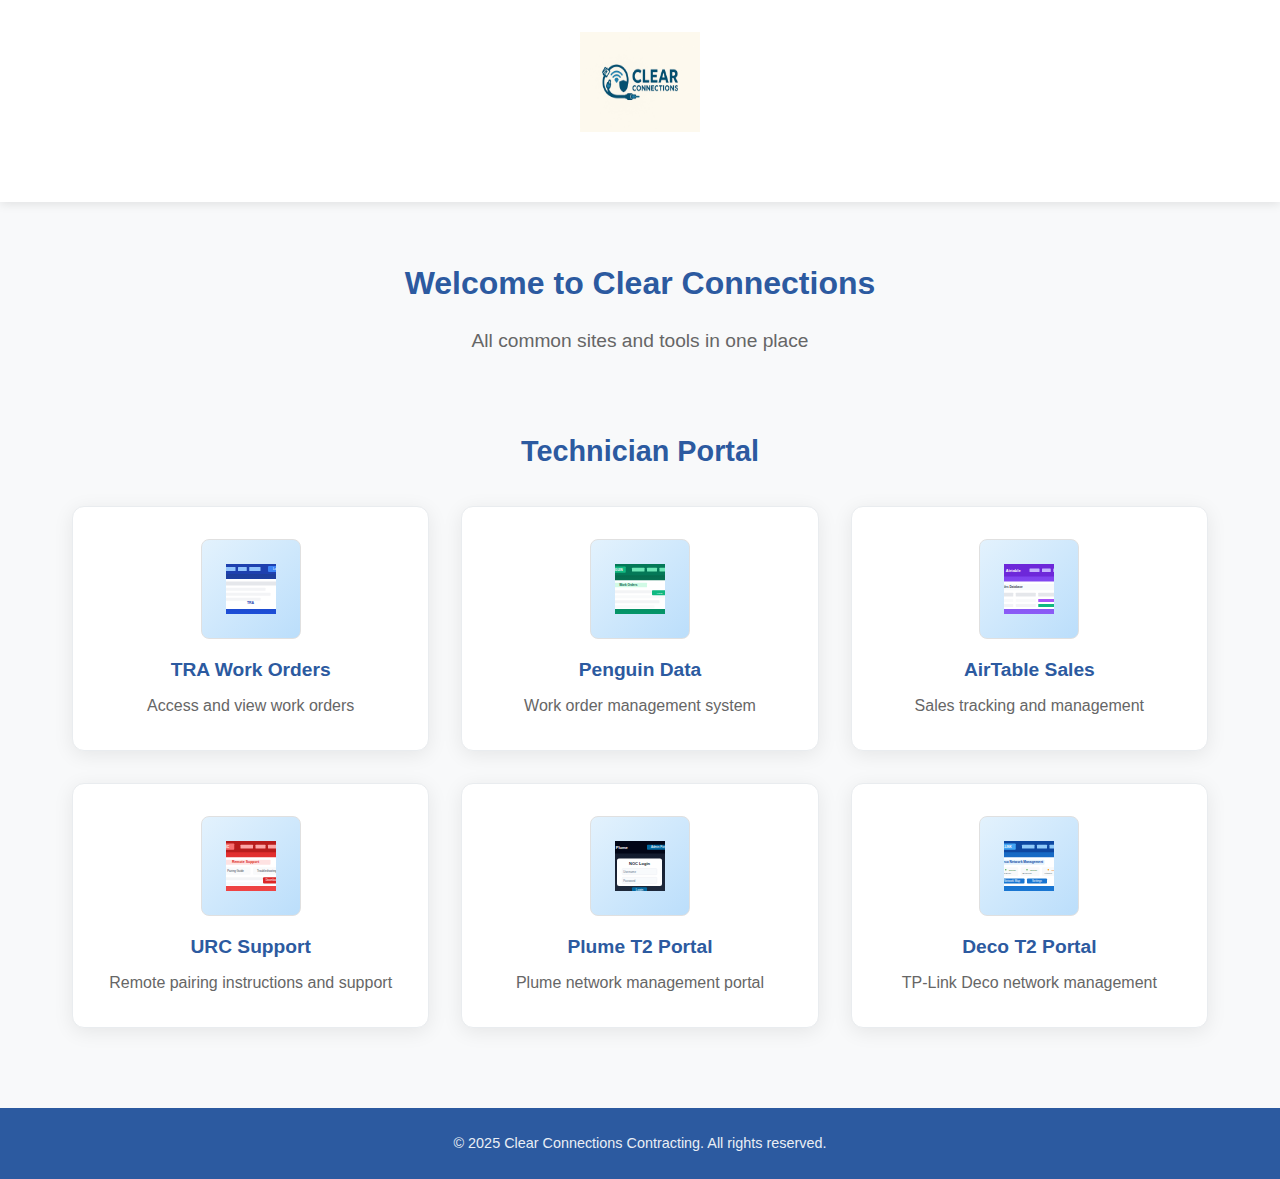
<file: index.html>
<!DOCTYPE html>
<html lang="en">
<head>
    <meta charset="UTF-8">
    <meta name="viewport" content="width=device-width, initial-scale=1.0">
    <title>Clear Connections Contracting</title>
    <meta name="description" content="Clear Connections Contracting - Reliable Fibre and Cable Contracting Services">
    <link rel="stylesheet" href="css/styles.css">
</head>
<body>
    <header class="header">
        <div class="container">
            <div class="header-content">
                <div class="header-text">
                    <img src="images/Image.jpeg" alt="Clear Connections Contracting Logo" class="company-logo">
                    <p class="tagline">Just one more</p>
                </div>
            </div>
        </div>
    </header>

    <main class="main">
        <div class="container">
            <section class="hero">
                <h2>Welcome to Clear Connections</h2>
                <p>All common sites and tools in one place</p>
            </section>

            <section class="services-grid">
                <h3 class="section-title">Technician Portal</h3>
                <div class="thumbnail-grid">
                    <article class="thumbnail-card">
                        <a href="https://account.myaccess.ca/TRA/" target="_blank" class="thumbnail-link">
                            <div class="thumbnail-image">
                                <img src="images/previews/tra-preview.svg" alt="TRA Work Orders" loading="lazy">
                            </div>
                            <div class="thumbnail-content">
                                <h4>TRA Work Orders</h4>
                                <p>Access and view work orders</p>
                            </div>
                        </a>
                    </article>

                    <article class="thumbnail-card">
                        <a href="https://access.penguindata.com/" target="_blank" class="thumbnail-link">
                            <div class="thumbnail-image">
                                <img src="images/previews/penguin-preview.svg" alt="Penguin Data" loading="lazy">
                            </div>
                            <div class="thumbnail-content">
                                <h4>Penguin Data</h4>
                                <p>Work order management system</p>
                            </div>
                        </a>
                    </article>

                    <article class="thumbnail-card">
                        <a href="https://airtable.com/appdSmaFeiRaiaBCp/shrN3f0ay9CLJHS3q" target="_blank" class="thumbnail-link">
                            <div class="thumbnail-image">
                                <img src="images/previews/airtable-preview.svg" alt="AirTable Sales" loading="lazy">
                            </div>
                            <div class="thumbnail-content">
                                <h4>AirTable Sales</h4>
                                <p>Sales tracking and management</p>
                            </div>
                        </a>
                    </article>

                    <article class="thumbnail-card">
                        <a href="https://urcsupport.com/" target="_blank" class="thumbnail-link">
                            <div class="thumbnail-image">
                                <img src="images/previews/urc-preview.svg" alt="URC Support" loading="lazy">
                            </div>
                            <div class="thumbnail-content">
                                <h4>URC Support</h4>
                                <p>Remote pairing instructions and support</p>
                            </div>
                        </a>
                    </article>

                    <article class="thumbnail-card">
                        <a href="https://gamma.noc.plume.com/login" target="_blank" class="thumbnail-link">
                            <div class="thumbnail-image">
                                <img src="images/previews/plume-preview.svg" alt="Plume T2 Portal" loading="lazy">
                            </div>
                            <div class="thumbnail-content">
                                <h4>Plume T2 Portal</h4>
                                <p>Plume network management portal</p>
                            </div>
                        </a>
                    </article>

                    <article class="thumbnail-card">
                        <a href="https://tauc.tplinkcloud.com/us/#/isp/network-list" target="_blank" class="thumbnail-link">
                            <div class="thumbnail-image">
                                <img src="images/previews/deco-preview.svg" alt="Deco T2 Portal" loading="lazy">
                            </div>
                            <div class="thumbnail-content">
                                <h4>Deco T2 Portal</h4>
                                <p>TP-Link Deco network management</p>
                            </div>
                        </a>
                    </article>
                </div>
            </section>
        </div>
    </main>

    <footer class="footer">
        <div class="container">
            <p>&copy; 2025 Clear Connections Contracting. All rights reserved.</p>
        </div>
    </footer>

    <script src="js/main.js"></script>
</body>
</html>
</file>
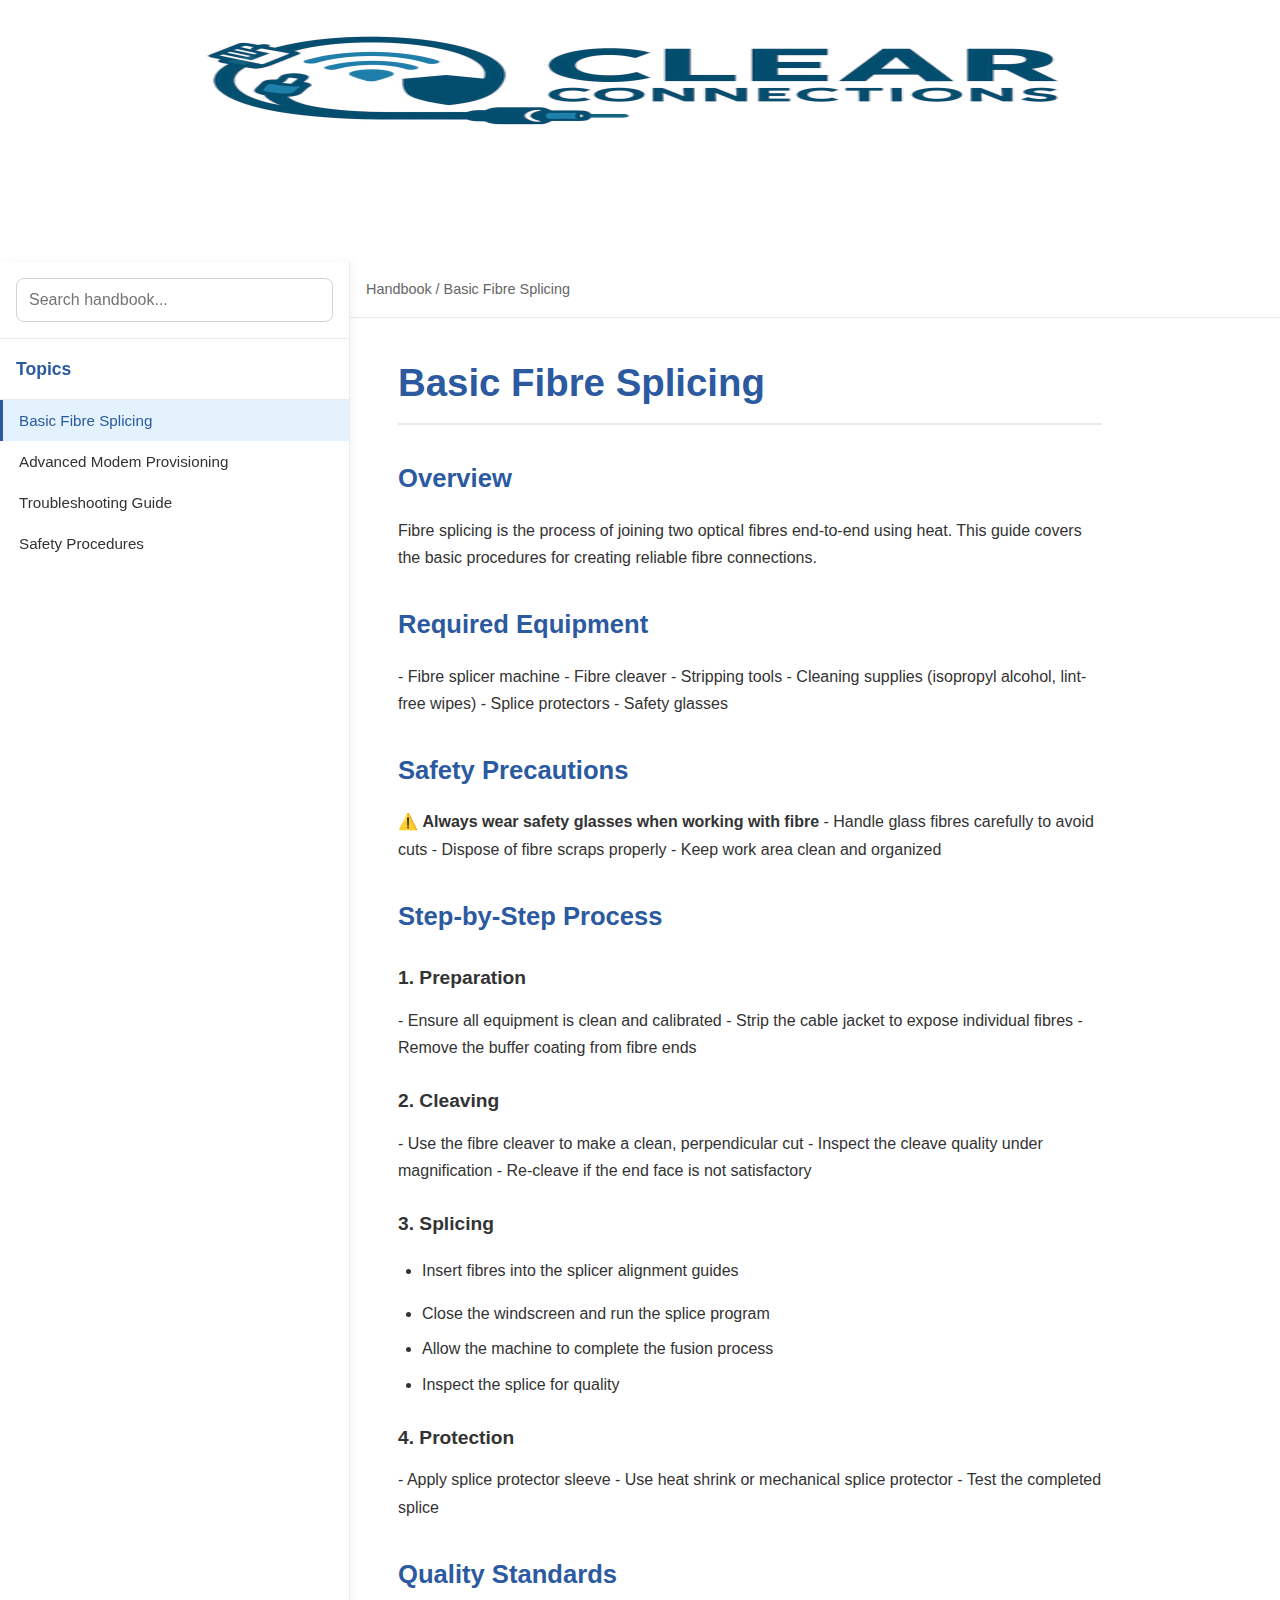
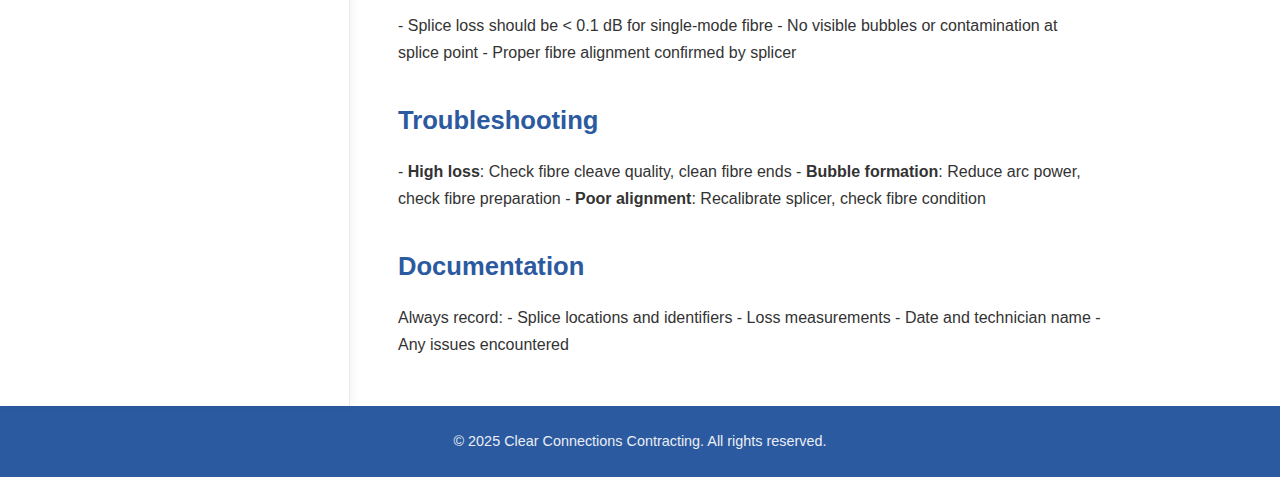
<file: pages/handbook.html>
<!DOCTYPE html>
<html lang="en">
<head>
    <meta charset="UTF-8">
    <meta name="viewport" content="width=device-width, initial-scale=1.0">
    <title>Technician Handbook - Clear Connections Contracting</title>
    <meta name="description" content="Clear Connections Contracting Technician Handbook - Learning materials and how-to guides">
    <link rel="stylesheet" href="../css/styles.css">
    <link rel="stylesheet" href="../css/handbook.css">
</head>
<body>
    <header class="header">
        <div class="container">
            <div class="header-content">
                <img src="../images/logo_transparent.png" alt="Clear Connections Contracting Logo" class="company-logo">
                <div class="header-text">
                    <h1>Technician Handbook</h1>
                    <p class="tagline">Learning materials and how-to guides</p>
                </div>
            </div>
        </div>
    </header>

    <div class="handbook-container">
        <aside class="handbook-sidebar">
            <div class="search-container">
                <input 
                    type="text" 
                    id="handbook-search" 
                    placeholder="Search handbook..." 
                    aria-label="Search handbook topics"
                >
                <button id="search-clear" aria-label="Clear search">×</button>
            </div>
            
            <nav class="handbook-nav" role="navigation" aria-label="Handbook topics">
                <h2>Topics</h2>
                <ul id="topic-list">
                    <li>
                        <button class="topic-btn active" data-topic="basic-fibre-splicing">
                            Basic Fibre Splicing
                        </button>
                    </li>
                    <li>
                        <button class="topic-btn" data-topic="advanced-modem-provisioning">
                            Advanced Modem Provisioning
                        </button>
                    </li>
                    <li>
                        <button class="topic-btn" data-topic="troubleshooting">
                            Troubleshooting Guide
                        </button>
                    </li>
                    <li>
                        <button class="topic-btn" data-topic="safety-procedures">
                            Safety Procedures
                        </button>
                    </li>
                </ul>
            </nav>
        </aside>

        <main class="handbook-content">
            <div class="content-header">
                <div class="breadcrumb" aria-label="Breadcrumb navigation">
                    <span>Handbook</span> / <span id="current-topic">Basic Fibre Splicing</span>
                </div>
                <button id="mobile-menu-toggle" class="mobile-menu-btn" aria-label="Toggle navigation menu">
                    ☰
                </button>
            </div>
            
            <article id="content-area" class="content-area" role="main">
                <div class="loading-indicator">
                    <div class="spinner"></div>
                    <p>Loading content...</p>
                </div>
            </article>
        </main>
    </div>

    <footer class="footer">
        <div class="container">
            <p>&copy; 2025 Clear Connections Contracting. All rights reserved.</p>
        </div>
    </footer>

    <script src="../js/main.js"></script>
    <script src="../js/handbook.js"></script>
</body>
</html>
</file>
<file: css/handbook.css>
/* Handbook-specific styles */

/* Mobile-first responsive layout */
.handbook-container {
    display: flex;
    min-height: calc(100vh - 200px);
    background: #f8f9fa;
}

/* Sidebar */
.handbook-sidebar {
    width: 100%;
    background: white;
    border-right: 1px solid #e9ecef;
    box-shadow: 2px 0 10px rgba(0, 0, 0, 0.05);
    z-index: 100;
    position: fixed;
    top: 0;
    left: 0;
    height: 100vh;
    transform: translateX(-100%);
    transition: transform 0.3s ease;
    overflow-y: auto;
}

.handbook-sidebar.active {
    transform: translateX(0);
}

/* Search container */
.search-container {
    padding: 1rem;
    border-bottom: 1px solid #e9ecef;
    position: relative;
}

#handbook-search {
    width: 100%;
    padding: 0.75rem;
    border: 1px solid #ced4da;
    border-radius: 8px;
    font-size: 1rem;
    background: white;
    transition: border-color 0.2s ease;
}

#handbook-search:focus {
    outline: none;
    border-color: #2c5aa0;
    box-shadow: 0 0 0 2px rgba(44, 90, 160, 0.1);
}

#search-clear {
    position: absolute;
    right: 1.5rem;
    top: 50%;
    transform: translateY(-50%);
    background: none;
    border: none;
    font-size: 1.2rem;
    color: #666;
    cursor: pointer;
    padding: 0.25rem;
    display: none;
}

#search-clear:hover {
    color: #333;
}

/* Navigation */
.handbook-nav h2 {
    padding: 1rem;
    margin: 0;
    font-size: 1.1rem;
    color: #2c5aa0;
    border-bottom: 1px solid #e9ecef;
}

#topic-list {
    list-style: none;
    padding: 0;
    margin: 0;
}

.topic-btn {
    display: block;
    width: 100%;
    padding: 0.75rem 1rem;
    border: none;
    background: none;
    text-align: left;
    font-size: 0.95rem;
    color: #333;
    cursor: pointer;
    transition: all 0.2s ease;
    border-left: 3px solid transparent;
}

.topic-btn:hover {
    background: #f8f9fa;
    color: #2c5aa0;
}

.topic-btn.active {
    background: #e3f2fd;
    color: #2c5aa0;
    border-left-color: #2c5aa0;
    font-weight: 500;
}

.topic-btn:focus {
    outline: 2px solid #2c5aa0;
    outline-offset: -2px;
}

/* Content area */
.handbook-content {
    flex: 1;
    padding: 0;
    background: white;
    margin-left: 0;
}

.content-header {
    display: flex;
    justify-content: space-between;
    align-items: center;
    padding: 1rem;
    border-bottom: 1px solid #e9ecef;
    background: white;
    position: sticky;
    top: 0;
    z-index: 50;
}

.breadcrumb {
    font-size: 0.9rem;
    color: #666;
    display: none;
}

.mobile-menu-btn {
    display: block;
    background: #2c5aa0;
    color: white;
    border: none;
    padding: 0.5rem 1rem;
    border-radius: 8px;
    font-size: 1.2rem;
    cursor: pointer;
    transition: background-color 0.2s ease;
}

.mobile-menu-btn:hover {
    background: #1e3d6f;
}

.mobile-menu-btn:focus {
    outline: 2px solid #2c5aa0;
    outline-offset: 2px;
}

/* Content styling */
.content-area {
    padding: 2rem 1rem;
    max-width: none;
    line-height: 1.7;
}

.content-area h1 {
    color: #2c5aa0;
    font-size: 1.8rem;
    margin-bottom: 1rem;
    border-bottom: 2px solid #e9ecef;
    padding-bottom: 0.5rem;
}

.content-area h2 {
    color: #2c5aa0;
    font-size: 1.4rem;
    margin: 2rem 0 1rem 0;
}

.content-area h3 {
    color: #333;
    font-size: 1.2rem;
    margin: 1.5rem 0 0.75rem 0;
}

.content-area p {
    margin-bottom: 1rem;
    text-align: left;
}

.content-area ul, .content-area ol {
    margin: 1rem 0;
    padding-left: 1.5rem;
}

.content-area li {
    margin-bottom: 0.5rem;
}

.content-area code {
    background: #f8f9fa;
    padding: 0.2rem 0.4rem;
    border-radius: 4px;
    font-family: 'Monaco', 'Consolas', monospace;
    font-size: 0.9rem;
}

.content-area pre {
    background: #f8f9fa;
    padding: 1rem;
    border-radius: 8px;
    overflow-x: auto;
    border-left: 4px solid #2c5aa0;
}

.content-area pre code {
    background: none;
    padding: 0;
}

/* Warning and info boxes */
.content-area p:has-text("⚠️") {
    background: #fff3cd;
    border: 1px solid #ffeaa7;
    border-radius: 8px;
    padding: 1rem;
    border-left: 4px solid #f39c12;
}

.content-area p:has-text("✅") {
    background: #d1ecf1;
    border: 1px solid #bee5eb;
    border-radius: 8px;
    padding: 1rem;
    border-left: 4px solid #17a2b8;
}

/* Loading indicator */
.loading-indicator {
    display: flex;
    flex-direction: column;
    align-items: center;
    justify-content: center;
    padding: 3rem;
    color: #666;
}

.spinner {
    width: 40px;
    height: 40px;
    border: 3px solid #e9ecef;
    border-top: 3px solid #2c5aa0;
    border-radius: 50%;
    animation: spin 1s linear infinite;
    margin-bottom: 1rem;
}

@keyframes spin {
    0% { transform: rotate(0deg); }
    100% { transform: rotate(360deg); }
}

.loading-indicator.hidden {
    display: none;
}

/* No results message */
.no-results {
    text-align: center;
    padding: 2rem;
    color: #666;
}

.no-results h3 {
    color: #666;
}

/* Tablet styles */
@media (min-width: 768px) {
    .handbook-sidebar {
        width: 300px;
        position: static;
        transform: none;
        height: auto;
    }
    
    .handbook-content {
        margin-left: 0;
    }
    
    .mobile-menu-btn {
        display: none;
    }
    
    .breadcrumb {
        display: block;
    }
    
    .content-area {
        padding: 2rem;
    }
    
    .content-area h1 {
        font-size: 2.2rem;
    }
    
    .content-area h2 {
        font-size: 1.6rem;
    }
}

/* Desktop styles */
@media (min-width: 1024px) {
    .handbook-sidebar {
        width: 350px;
    }
    
    .content-area {
        padding: 2rem 3rem;
        max-width: 800px;
    }
    
    .content-area h1 {
        font-size: 2.4rem;
    }
}

/* High contrast mode support */
@media (prefers-contrast: high) {
    .handbook-sidebar {
        border-right: 2px solid #333;
    }
    
    .topic-btn.active {
        border-left-width: 4px;
    }
    
    .content-area h1 {
        border-bottom-width: 3px;
        border-bottom-color: #333;
    }
}

/* Reduced motion support */
@media (prefers-reduced-motion: reduce) {
    .handbook-sidebar {
        transition: none;
    }
    
    .spinner {
        animation: none;
        border-top-color: #666;
    }
    
    .topic-btn {
        transition: none;
    }
}
</file>
<file: css/styles.css>
/* Mobile-first CSS for Clear Connections Contracting */

/* CSS Reset and Base Styles */
* {
    margin: 0;
    padding: 0;
    box-sizing: border-box;
}

html {
    font-size: 16px;
    scroll-behavior: smooth;
}

body {
    font-family: -apple-system, BlinkMacSystemFont, 'Segoe UI', Roboto, Oxygen, Ubuntu, Cantarell, sans-serif;
    line-height: 1.6;
    color: #333;
    background-color: #f8f9fa;
}

/* Container */
.container {
    max-width: 1200px;
    margin: 0 auto;
    padding: 0 1rem;
}

/* Header */
.header {
    background: white;
    color: white;
    padding: 2rem 0;
    text-align: center;
    box-shadow: 0 2px 10px rgba(0, 0, 0, 0.1);
}

.header-content {
    display: flex;
    flex-direction: column;
    align-items: center;
    justify-content: center;
    gap: 1rem;
    flex-wrap: wrap;
}

.company-logo {
    height: 80px;
    width: 80%;
    /* Removed filter to show original JPEG colors with clear background */
}

.header-text {
    text-align: center;
}

.company-name {
    font-size: 1.8rem;
    font-weight: 700;
    margin-bottom: 0.5rem;
    letter-spacing: -0.5px;
}

.tagline {
    font-size: 1rem;
    opacity: 0.9;
    font-weight: 300;
}

/* Main Content */
.main {
    padding: 2rem 0;
    min-height: calc(100vh - 200px);
}

/* Hero Section */
.hero {
    text-align: center;
    margin-bottom: 3rem;
    padding: 1.5rem 0;
}

.hero h2 {
    font-size: 1.5rem;
    color: #2c5aa0;
    margin-bottom: 1rem;
    font-weight: 600;
}

.hero p {
    font-size: 1rem;
    color: #666;
    max-width: 600px;
    margin: 0 auto;
}

/* Services Grid Section */
.services-grid {
    margin-bottom: 3rem;
}

.section-title {
    text-align: center;
    font-size: 1.4rem;
    color: #2c5aa0;
    margin-bottom: 2rem;
    font-weight: 600;
}

/* Thumbnail Grid - Mobile First */
.thumbnail-grid {
    display: grid;
    grid-template-columns: 1fr;
    gap: 1.5rem;
    margin-top: 2rem;
}

/* Thumbnail Cards */
.thumbnail-card {
    background: white;
    border-radius: 12px;
    box-shadow: 0 4px 20px rgba(0, 0, 0, 0.08);
    transition: all 0.3s ease;
    overflow: hidden;
    border: 1px solid #e9ecef;
}

.thumbnail-card:hover {
    transform: translateY(-4px);
    box-shadow: 0 8px 30px rgba(0, 0, 0, 0.15);
}

.thumbnail-card:active {
    transform: translateY(-2px);
}

.thumbnail-link {
    display: block;
    text-decoration: none;
    color: inherit;
    padding: 1.5rem;
    height: 100%;
    min-height: 200px;
    display: flex;
    flex-direction: column;
    align-items: center;
    text-align: center;
}

.thumbnail-image {
    width: 120px;
    height: 80px;
    margin-bottom: 1rem;
    background: linear-gradient(135deg, #e3f2fd 0%, #bbdefb 100%);
    border-radius: 8px;
    display: flex;
    align-items: center;
    justify-content: center;
    flex-shrink: 0;
    overflow: hidden;
    border: 1px solid #e0e0e0;
}

.thumbnail-image img {
    width: 100%;
    height: 100%;
    object-fit: cover;
}

.thumbnail-content h4 {
    font-size: 1.1rem;
    font-weight: 600;
    color: #2c5aa0;
    margin-bottom: 0.5rem;
}

.thumbnail-content p {
    font-size: 0.9rem;
    color: #666;
    line-height: 1.5;
}

/* Footer */
.footer {
    background-color: #2c5aa0;
    color: white;
    text-align: center;
    padding: 1.5rem 0;
    margin-top: auto;
}

.footer p {
    font-size: 0.9rem;
    opacity: 0.9;
}

/* Responsive Design - Tablet */
@media (min-width: 768px) {
    .container {
        padding: 0 2rem;
    }
    
    .company-logo {
        height: 90px;
    }
    
    .company-name {
        font-size: 2.2rem;
    }
    
    .tagline {
        font-size: 1.1rem;
    }
    
    .hero h2 {
        font-size: 1.8rem;
    }
    
    .hero p {
        font-size: 1.1rem;
    }
    
    .section-title {
        font-size: 1.6rem;
    }
    
    .thumbnail-grid {
        grid-template-columns: repeat(2, 1fr);
        gap: 2rem;
    }
    
    .thumbnail-image {
        width: 100px;
        height: 100px;
    }
    
    .thumbnail-image img {
        width: 50px;
        height: 50px;
    }
    
    .thumbnail-content h4 {
        font-size: 1.2rem;
    }
    
    .thumbnail-content p {
        font-size: 1rem;
    }
}

/* Responsive Design - Desktop */
@media (min-width: 1024px) {
    .company-logo {
        height: 100px;
    }
    
    .company-name {
        font-size: 2.5rem;
    }
    
    .tagline {
        font-size: 1.2rem;
    }
    
    .hero h2 {
        font-size: 2rem;
    }
    
    .hero p {
        font-size: 1.2rem;
    }
    
    .section-title {
        font-size: 1.8rem;
    }
    
    .thumbnail-grid {
        grid-template-columns: repeat(3, 1fr);
        gap: 2rem;
    }
    
    .thumbnail-link {
        min-height: 220px;
        padding: 2rem 1.5rem;
    }
}

/* Accessibility and Focus States */
.thumbnail-link:focus {
    outline: 2px solid #2c5aa0;
    outline-offset: 2px;
}

/* Touch-friendly hover states for mobile */
@media (hover: none) and (pointer: coarse) {
    .thumbnail-card:hover {
        transform: none;
        box-shadow: 0 4px 20px rgba(0, 0, 0, 0.08);
    }
}

/* High contrast mode support */
@media (prefers-contrast: high) {
    .thumbnail-card {
        border: 2px solid #333;
    }
    
    .thumbnail-content h4 {
        color: #000;
    }
}
</file>
